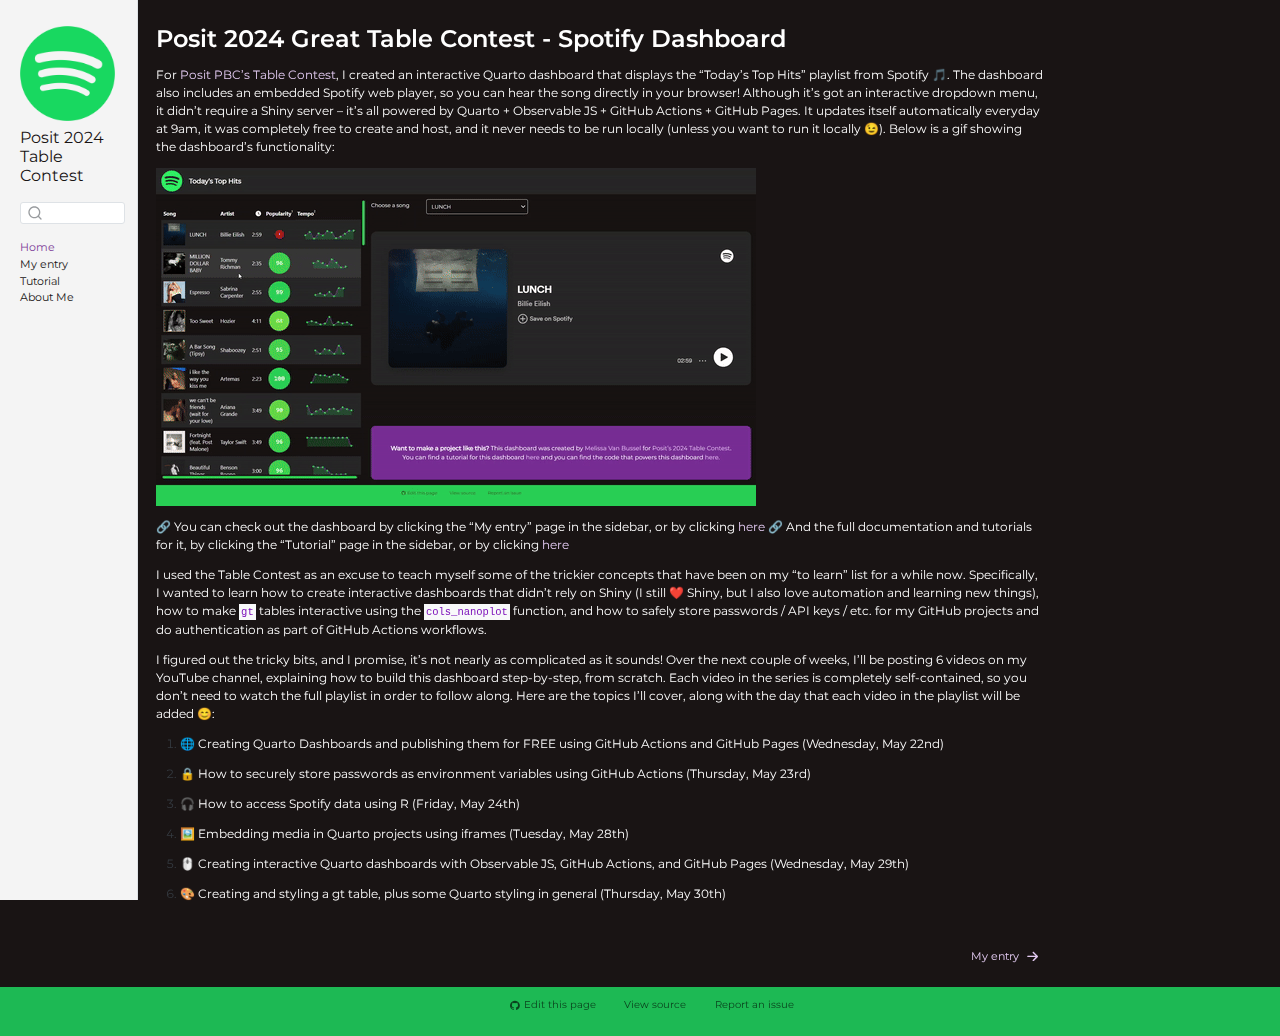
<file: index.html>
<!DOCTYPE html>
<html xmlns="http://www.w3.org/1999/xhtml" lang="en" xml:lang="en"><head>

<meta charset="utf-8">
<meta name="generator" content="quarto-1.5.57">

<meta name="viewport" content="width=device-width, initial-scale=1.0, user-scalable=yes">


<title>Posit 2024 Great Table Contest - Spotify Dashboard – Spotify Dashboard</title>
<style>
code{white-space: pre-wrap;}
span.smallcaps{font-variant: small-caps;}
div.columns{display: flex; gap: min(4vw, 1.5em);}
div.column{flex: auto; overflow-x: auto;}
div.hanging-indent{margin-left: 1.5em; text-indent: -1.5em;}
ul.task-list{list-style: none;}
ul.task-list li input[type="checkbox"] {
  width: 0.8em;
  margin: 0 0.8em 0.2em -1em; /* quarto-specific, see https://github.com/quarto-dev/quarto-cli/issues/4556 */ 
  vertical-align: middle;
}
</style>


<script src="site_libs/quarto-nav/quarto-nav.js"></script>
<script src="site_libs/quarto-nav/headroom.min.js"></script>
<script src="site_libs/clipboard/clipboard.min.js"></script>
<script src="site_libs/quarto-search/autocomplete.umd.js"></script>
<script src="site_libs/quarto-search/fuse.min.js"></script>
<script src="site_libs/quarto-search/quarto-search.js"></script>
<meta name="quarto:offset" content="./">
<link href="./dashboard.html" rel="next">
<link href="./images/logo.png" rel="icon" type="image/png">
<script src="site_libs/quarto-html/quarto.js"></script>
<script src="site_libs/quarto-html/popper.min.js"></script>
<script src="site_libs/quarto-html/tippy.umd.min.js"></script>
<script src="site_libs/quarto-html/anchor.min.js"></script>
<link href="site_libs/quarto-html/tippy.css" rel="stylesheet">
<link href="site_libs/quarto-html/quarto-syntax-highlighting.css" rel="stylesheet" id="quarto-text-highlighting-styles">
<script src="site_libs/bootstrap/bootstrap.min.js"></script>
<link href="site_libs/bootstrap/bootstrap-icons.css" rel="stylesheet">
<link href="site_libs/bootstrap/bootstrap.min.css" rel="stylesheet" id="quarto-bootstrap" data-mode="light">
<script id="quarto-search-options" type="application/json">{
  "location": "sidebar",
  "copy-button": false,
  "collapse-after": 3,
  "panel-placement": "start",
  "type": "textbox",
  "limit": 50,
  "keyboard-shortcut": [
    "f",
    "/",
    "s"
  ],
  "show-item-context": false,
  "language": {
    "search-no-results-text": "No results",
    "search-matching-documents-text": "matching documents",
    "search-copy-link-title": "Copy link to search",
    "search-hide-matches-text": "Hide additional matches",
    "search-more-match-text": "more match in this document",
    "search-more-matches-text": "more matches in this document",
    "search-clear-button-title": "Clear",
    "search-text-placeholder": "",
    "search-detached-cancel-button-title": "Cancel",
    "search-submit-button-title": "Submit",
    "search-label": "Search"
  }
}</script>


</head>

<body class="nav-sidebar docked">

<div id="quarto-search-results"></div>
  <header id="quarto-header" class="headroom fixed-top">
  <nav class="quarto-secondary-nav">
    <div class="container-fluid d-flex">
      <button type="button" class="quarto-btn-toggle btn" data-bs-toggle="collapse" role="button" data-bs-target=".quarto-sidebar-collapse-item" aria-controls="quarto-sidebar" aria-expanded="false" aria-label="Toggle sidebar navigation" onclick="if (window.quartoToggleHeadroom) { window.quartoToggleHeadroom(); }">
        <i class="bi bi-layout-text-sidebar-reverse"></i>
      </button>
        <nav class="quarto-page-breadcrumbs" aria-label="breadcrumb"><ol class="breadcrumb"><li class="breadcrumb-item"><a href="./index.html">Home</a></li></ol></nav>
        <a class="flex-grow-1" role="navigation" data-bs-toggle="collapse" data-bs-target=".quarto-sidebar-collapse-item" aria-controls="quarto-sidebar" aria-expanded="false" aria-label="Toggle sidebar navigation" onclick="if (window.quartoToggleHeadroom) { window.quartoToggleHeadroom(); }">      
        </a>
      <button type="button" class="btn quarto-search-button" aria-label="Search" onclick="window.quartoOpenSearch();">
        <i class="bi bi-search"></i>
      </button>
    </div>
  </nav>
</header>
<!-- content -->
<div id="quarto-content" class="quarto-container page-columns page-rows-contents page-layout-article">
<!-- sidebar -->
  <nav id="quarto-sidebar" class="sidebar collapse collapse-horizontal quarto-sidebar-collapse-item sidebar-navigation docked overflow-auto">
    <div class="pt-lg-2 mt-2 text-left sidebar-header sidebar-header-stacked">
      <a href="./index.html" class="sidebar-logo-link">
      <img src="./images/logo.png" alt="" class="sidebar-logo py-0 d-lg-inline d-none">
      </a>
    <div class="sidebar-title mb-0 py-0">
      <a href="./">Posit 2024 Table Contest</a> 
    </div>
      </div>
        <div class="mt-2 flex-shrink-0 align-items-center">
        <div class="sidebar-search">
        <div id="quarto-search" class="" title="Search"></div>
        </div>
        </div>
    <div class="sidebar-menu-container"> 
    <ul class="list-unstyled mt-1">
        <li class="sidebar-item">
  <div class="sidebar-item-container"> 
  <a href="./index.html" class="sidebar-item-text sidebar-link active">
 <span class="menu-text">Home</span></a>
  </div>
</li>
        <li class="sidebar-item">
  <div class="sidebar-item-container"> 
  <a href="./dashboard.html" class="sidebar-item-text sidebar-link">
 <span class="menu-text">My entry</span></a>
  </div>
</li>
        <li class="sidebar-item">
  <div class="sidebar-item-container"> 
  <a href="./tutorial.html" class="sidebar-item-text sidebar-link">
 <span class="menu-text">Tutorial</span></a>
  </div>
</li>
        <li class="sidebar-item">
  <div class="sidebar-item-container"> 
  <a href="./about.html" class="sidebar-item-text sidebar-link">
 <span class="menu-text">About Me</span></a>
  </div>
</li>
    </ul>
    </div>
</nav>
<div id="quarto-sidebar-glass" class="quarto-sidebar-collapse-item" data-bs-toggle="collapse" data-bs-target=".quarto-sidebar-collapse-item"></div>
<!-- margin-sidebar -->
    <div id="quarto-margin-sidebar" class="sidebar margin-sidebar zindex-bottom">
        
    </div>
<!-- main -->
<main class="content" id="quarto-document-content">

<header id="title-block-header" class="quarto-title-block default">
<div class="quarto-title">
<h1 class="title">Posit 2024 Great Table Contest - Spotify Dashboard</h1>
</div>



<div class="quarto-title-meta">

    
  
    
  </div>
  


</header>


<p>For <a href="https://posit.co/blog/announcing-the-2024-table-contest">Posit PBC’s Table Contest</a>, I created an interactive Quarto dashboard that displays the “Today’s Top Hits” playlist from Spotify 🎵. The dashboard also includes an embedded Spotify web player, so you can hear the song directly in your browser! Although it’s got an interactive dropdown menu, it didn’t require a Shiny server – it’s all powered by Quarto + Observable JS + GitHub Actions + GitHub Pages. It updates itself automatically everyday at 9am, it was completely free to create and host, and it never needs to be run locally (unless you want to run it locally 😉). Below is a gif showing the dashboard’s functionality:</p>
<p><img src="images/table_preview.gif" class="img-fluid"></p>
<p>🔗 You can check out the dashboard by clicking the “My entry” page in the sidebar, or by clicking <a href="https://melissavanbussel.github.io/spotify-dashboard/dashboard.html">here</a> 🔗 And the full documentation and tutorials for it, by clicking the “Tutorial” page in the sidebar, or by clicking <a href="https://melissavanbussel.github.io/spotify-dashboard/tutorial.html">here</a></p>
<p>I used the Table Contest as an excuse to teach myself some of the trickier concepts that have been on my “to learn” list for a while now. Specifically, I wanted to learn how to create interactive dashboards that didn’t rely on Shiny (I still ❤️ Shiny, but I also love automation and learning new things), how to make <code>gt</code> tables interactive using the <code>cols_nanoplot</code> function, and how to safely store passwords / API keys / etc. for my GitHub projects and do authentication as part of GitHub Actions workflows.</p>
<p>I figured out the tricky bits, and I promise, it’s not nearly as complicated as it sounds! Over the next couple of weeks, I’ll be posting 6 videos on my YouTube channel, explaining how to build this dashboard step-by-step, from scratch. Each video in the series is completely self-contained, so you don’t need to watch the full playlist in order to follow along. Here are the topics I’ll cover, along with the day that each video in the playlist will be added 😊:</p>
<ol type="1">
<li><p>🌐 Creating Quarto Dashboards and publishing them for FREE using GitHub Actions and GitHub Pages (Wednesday, May 22nd)</p></li>
<li><p>🔒 How to securely store passwords as environment variables using GitHub Actions (Thursday, May 23rd)</p></li>
<li><p>🎧 How to access Spotify data using R (Friday, May 24th)</p></li>
<li><p>🖼️ Embedding media in Quarto projects using iframes (Tuesday, May 28th)</p></li>
<li><p>🖱️ Creating interactive Quarto dashboards with Observable JS, GitHub Actions, and GitHub Pages (Wednesday, May 29th)</p></li>
<li><p>🎨 Creating and styling a gt table, plus some Quarto styling in general (Thursday, May 30th)</p></li>
</ol>



</main> <!-- /main -->
<script id="quarto-html-after-body" type="application/javascript">
window.document.addEventListener("DOMContentLoaded", function (event) {
  const toggleBodyColorMode = (bsSheetEl) => {
    const mode = bsSheetEl.getAttribute("data-mode");
    const bodyEl = window.document.querySelector("body");
    if (mode === "dark") {
      bodyEl.classList.add("quarto-dark");
      bodyEl.classList.remove("quarto-light");
    } else {
      bodyEl.classList.add("quarto-light");
      bodyEl.classList.remove("quarto-dark");
    }
  }
  const toggleBodyColorPrimary = () => {
    const bsSheetEl = window.document.querySelector("link#quarto-bootstrap");
    if (bsSheetEl) {
      toggleBodyColorMode(bsSheetEl);
    }
  }
  toggleBodyColorPrimary();  
  const icon = "";
  const anchorJS = new window.AnchorJS();
  anchorJS.options = {
    placement: 'right',
    icon: icon
  };
  anchorJS.add('.anchored');
  const isCodeAnnotation = (el) => {
    for (const clz of el.classList) {
      if (clz.startsWith('code-annotation-')) {                     
        return true;
      }
    }
    return false;
  }
  const onCopySuccess = function(e) {
    // button target
    const button = e.trigger;
    // don't keep focus
    button.blur();
    // flash "checked"
    button.classList.add('code-copy-button-checked');
    var currentTitle = button.getAttribute("title");
    button.setAttribute("title", "Copied!");
    let tooltip;
    if (window.bootstrap) {
      button.setAttribute("data-bs-toggle", "tooltip");
      button.setAttribute("data-bs-placement", "left");
      button.setAttribute("data-bs-title", "Copied!");
      tooltip = new bootstrap.Tooltip(button, 
        { trigger: "manual", 
          customClass: "code-copy-button-tooltip",
          offset: [0, -8]});
      tooltip.show();    
    }
    setTimeout(function() {
      if (tooltip) {
        tooltip.hide();
        button.removeAttribute("data-bs-title");
        button.removeAttribute("data-bs-toggle");
        button.removeAttribute("data-bs-placement");
      }
      button.setAttribute("title", currentTitle);
      button.classList.remove('code-copy-button-checked');
    }, 1000);
    // clear code selection
    e.clearSelection();
  }
  const getTextToCopy = function(trigger) {
      const codeEl = trigger.previousElementSibling.cloneNode(true);
      for (const childEl of codeEl.children) {
        if (isCodeAnnotation(childEl)) {
          childEl.remove();
        }
      }
      return codeEl.innerText;
  }
  const clipboard = new window.ClipboardJS('.code-copy-button:not([data-in-quarto-modal])', {
    text: getTextToCopy
  });
  clipboard.on('success', onCopySuccess);
  if (window.document.getElementById('quarto-embedded-source-code-modal')) {
    // For code content inside modals, clipBoardJS needs to be initialized with a container option
    // TODO: Check when it could be a function (https://github.com/zenorocha/clipboard.js/issues/860)
    const clipboardModal = new window.ClipboardJS('.code-copy-button[data-in-quarto-modal]', {
      text: getTextToCopy,
      container: window.document.getElementById('quarto-embedded-source-code-modal')
    });
    clipboardModal.on('success', onCopySuccess);
  }
    var localhostRegex = new RegExp(/^(?:http|https):\/\/localhost\:?[0-9]*\//);
    var mailtoRegex = new RegExp(/^mailto:/);
      var filterRegex = new RegExp("https:\/\/melissavanbussel\.github\.io\/spotify-dashboard");
    var isInternal = (href) => {
        return filterRegex.test(href) || localhostRegex.test(href) || mailtoRegex.test(href);
    }
    // Inspect non-navigation links and adorn them if external
 	var links = window.document.querySelectorAll('a[href]:not(.nav-link):not(.navbar-brand):not(.toc-action):not(.sidebar-link):not(.sidebar-item-toggle):not(.pagination-link):not(.no-external):not([aria-hidden]):not(.dropdown-item):not(.quarto-navigation-tool):not(.about-link)');
    for (var i=0; i<links.length; i++) {
      const link = links[i];
      if (!isInternal(link.href)) {
        // undo the damage that might have been done by quarto-nav.js in the case of
        // links that we want to consider external
        if (link.dataset.originalHref !== undefined) {
          link.href = link.dataset.originalHref;
        }
      }
    }
  function tippyHover(el, contentFn, onTriggerFn, onUntriggerFn) {
    const config = {
      allowHTML: true,
      maxWidth: 500,
      delay: 100,
      arrow: false,
      appendTo: function(el) {
          return el.parentElement;
      },
      interactive: true,
      interactiveBorder: 10,
      theme: 'quarto',
      placement: 'bottom-start',
    };
    if (contentFn) {
      config.content = contentFn;
    }
    if (onTriggerFn) {
      config.onTrigger = onTriggerFn;
    }
    if (onUntriggerFn) {
      config.onUntrigger = onUntriggerFn;
    }
    window.tippy(el, config); 
  }
  const noterefs = window.document.querySelectorAll('a[role="doc-noteref"]');
  for (var i=0; i<noterefs.length; i++) {
    const ref = noterefs[i];
    tippyHover(ref, function() {
      // use id or data attribute instead here
      let href = ref.getAttribute('data-footnote-href') || ref.getAttribute('href');
      try { href = new URL(href).hash; } catch {}
      const id = href.replace(/^#\/?/, "");
      const note = window.document.getElementById(id);
      if (note) {
        return note.innerHTML;
      } else {
        return "";
      }
    });
  }
  const xrefs = window.document.querySelectorAll('a.quarto-xref');
  const processXRef = (id, note) => {
    // Strip column container classes
    const stripColumnClz = (el) => {
      el.classList.remove("page-full", "page-columns");
      if (el.children) {
        for (const child of el.children) {
          stripColumnClz(child);
        }
      }
    }
    stripColumnClz(note)
    if (id === null || id.startsWith('sec-')) {
      // Special case sections, only their first couple elements
      const container = document.createElement("div");
      if (note.children && note.children.length > 2) {
        container.appendChild(note.children[0].cloneNode(true));
        for (let i = 1; i < note.children.length; i++) {
          const child = note.children[i];
          if (child.tagName === "P" && child.innerText === "") {
            continue;
          } else {
            container.appendChild(child.cloneNode(true));
            break;
          }
        }
        if (window.Quarto?.typesetMath) {
          window.Quarto.typesetMath(container);
        }
        return container.innerHTML
      } else {
        if (window.Quarto?.typesetMath) {
          window.Quarto.typesetMath(note);
        }
        return note.innerHTML;
      }
    } else {
      // Remove any anchor links if they are present
      const anchorLink = note.querySelector('a.anchorjs-link');
      if (anchorLink) {
        anchorLink.remove();
      }
      if (window.Quarto?.typesetMath) {
        window.Quarto.typesetMath(note);
      }
      // TODO in 1.5, we should make sure this works without a callout special case
      if (note.classList.contains("callout")) {
        return note.outerHTML;
      } else {
        return note.innerHTML;
      }
    }
  }
  for (var i=0; i<xrefs.length; i++) {
    const xref = xrefs[i];
    tippyHover(xref, undefined, function(instance) {
      instance.disable();
      let url = xref.getAttribute('href');
      let hash = undefined; 
      if (url.startsWith('#')) {
        hash = url;
      } else {
        try { hash = new URL(url).hash; } catch {}
      }
      if (hash) {
        const id = hash.replace(/^#\/?/, "");
        const note = window.document.getElementById(id);
        if (note !== null) {
          try {
            const html = processXRef(id, note.cloneNode(true));
            instance.setContent(html);
          } finally {
            instance.enable();
            instance.show();
          }
        } else {
          // See if we can fetch this
          fetch(url.split('#')[0])
          .then(res => res.text())
          .then(html => {
            const parser = new DOMParser();
            const htmlDoc = parser.parseFromString(html, "text/html");
            const note = htmlDoc.getElementById(id);
            if (note !== null) {
              const html = processXRef(id, note);
              instance.setContent(html);
            } 
          }).finally(() => {
            instance.enable();
            instance.show();
          });
        }
      } else {
        // See if we can fetch a full url (with no hash to target)
        // This is a special case and we should probably do some content thinning / targeting
        fetch(url)
        .then(res => res.text())
        .then(html => {
          const parser = new DOMParser();
          const htmlDoc = parser.parseFromString(html, "text/html");
          const note = htmlDoc.querySelector('main.content');
          if (note !== null) {
            // This should only happen for chapter cross references
            // (since there is no id in the URL)
            // remove the first header
            if (note.children.length > 0 && note.children[0].tagName === "HEADER") {
              note.children[0].remove();
            }
            const html = processXRef(null, note);
            instance.setContent(html);
          } 
        }).finally(() => {
          instance.enable();
          instance.show();
        });
      }
    }, function(instance) {
    });
  }
      let selectedAnnoteEl;
      const selectorForAnnotation = ( cell, annotation) => {
        let cellAttr = 'data-code-cell="' + cell + '"';
        let lineAttr = 'data-code-annotation="' +  annotation + '"';
        const selector = 'span[' + cellAttr + '][' + lineAttr + ']';
        return selector;
      }
      const selectCodeLines = (annoteEl) => {
        const doc = window.document;
        const targetCell = annoteEl.getAttribute("data-target-cell");
        const targetAnnotation = annoteEl.getAttribute("data-target-annotation");
        const annoteSpan = window.document.querySelector(selectorForAnnotation(targetCell, targetAnnotation));
        const lines = annoteSpan.getAttribute("data-code-lines").split(",");
        const lineIds = lines.map((line) => {
          return targetCell + "-" + line;
        })
        let top = null;
        let height = null;
        let parent = null;
        if (lineIds.length > 0) {
            //compute the position of the single el (top and bottom and make a div)
            const el = window.document.getElementById(lineIds[0]);
            top = el.offsetTop;
            height = el.offsetHeight;
            parent = el.parentElement.parentElement;
          if (lineIds.length > 1) {
            const lastEl = window.document.getElementById(lineIds[lineIds.length - 1]);
            const bottom = lastEl.offsetTop + lastEl.offsetHeight;
            height = bottom - top;
          }
          if (top !== null && height !== null && parent !== null) {
            // cook up a div (if necessary) and position it 
            let div = window.document.getElementById("code-annotation-line-highlight");
            if (div === null) {
              div = window.document.createElement("div");
              div.setAttribute("id", "code-annotation-line-highlight");
              div.style.position = 'absolute';
              parent.appendChild(div);
            }
            div.style.top = top - 2 + "px";
            div.style.height = height + 4 + "px";
            div.style.left = 0;
            let gutterDiv = window.document.getElementById("code-annotation-line-highlight-gutter");
            if (gutterDiv === null) {
              gutterDiv = window.document.createElement("div");
              gutterDiv.setAttribute("id", "code-annotation-line-highlight-gutter");
              gutterDiv.style.position = 'absolute';
              const codeCell = window.document.getElementById(targetCell);
              const gutter = codeCell.querySelector('.code-annotation-gutter');
              gutter.appendChild(gutterDiv);
            }
            gutterDiv.style.top = top - 2 + "px";
            gutterDiv.style.height = height + 4 + "px";
          }
          selectedAnnoteEl = annoteEl;
        }
      };
      const unselectCodeLines = () => {
        const elementsIds = ["code-annotation-line-highlight", "code-annotation-line-highlight-gutter"];
        elementsIds.forEach((elId) => {
          const div = window.document.getElementById(elId);
          if (div) {
            div.remove();
          }
        });
        selectedAnnoteEl = undefined;
      };
        // Handle positioning of the toggle
    window.addEventListener(
      "resize",
      throttle(() => {
        elRect = undefined;
        if (selectedAnnoteEl) {
          selectCodeLines(selectedAnnoteEl);
        }
      }, 10)
    );
    function throttle(fn, ms) {
    let throttle = false;
    let timer;
      return (...args) => {
        if(!throttle) { // first call gets through
            fn.apply(this, args);
            throttle = true;
        } else { // all the others get throttled
            if(timer) clearTimeout(timer); // cancel #2
            timer = setTimeout(() => {
              fn.apply(this, args);
              timer = throttle = false;
            }, ms);
        }
      };
    }
      // Attach click handler to the DT
      const annoteDls = window.document.querySelectorAll('dt[data-target-cell]');
      for (const annoteDlNode of annoteDls) {
        annoteDlNode.addEventListener('click', (event) => {
          const clickedEl = event.target;
          if (clickedEl !== selectedAnnoteEl) {
            unselectCodeLines();
            const activeEl = window.document.querySelector('dt[data-target-cell].code-annotation-active');
            if (activeEl) {
              activeEl.classList.remove('code-annotation-active');
            }
            selectCodeLines(clickedEl);
            clickedEl.classList.add('code-annotation-active');
          } else {
            // Unselect the line
            unselectCodeLines();
            clickedEl.classList.remove('code-annotation-active');
          }
        });
      }
  const findCites = (el) => {
    const parentEl = el.parentElement;
    if (parentEl) {
      const cites = parentEl.dataset.cites;
      if (cites) {
        return {
          el,
          cites: cites.split(' ')
        };
      } else {
        return findCites(el.parentElement)
      }
    } else {
      return undefined;
    }
  };
  var bibliorefs = window.document.querySelectorAll('a[role="doc-biblioref"]');
  for (var i=0; i<bibliorefs.length; i++) {
    const ref = bibliorefs[i];
    const citeInfo = findCites(ref);
    if (citeInfo) {
      tippyHover(citeInfo.el, function() {
        var popup = window.document.createElement('div');
        citeInfo.cites.forEach(function(cite) {
          var citeDiv = window.document.createElement('div');
          citeDiv.classList.add('hanging-indent');
          citeDiv.classList.add('csl-entry');
          var biblioDiv = window.document.getElementById('ref-' + cite);
          if (biblioDiv) {
            citeDiv.innerHTML = biblioDiv.innerHTML;
          }
          popup.appendChild(citeDiv);
        });
        return popup.innerHTML;
      });
    }
  }
});
</script>
<nav class="page-navigation">
  <div class="nav-page nav-page-previous">
  </div>
  <div class="nav-page nav-page-next">
      <a href="./dashboard.html" class="pagination-link" aria-label="My entry">
        <span class="nav-page-text">My entry</span> <i class="bi bi-arrow-right-short"></i>
      </a>
  </div>
</nav>
</div> <!-- /content -->




<footer class="footer"><div class="nav-footer"><div class="nav-footer-center"><div class="toc-actions"><ul><li><a href="https://github.com/melissavanbussel/spotify-dashboard/edit/main/index.qmd" class="toc-action"><i class="bi bi-github"></i>Edit this page</a></li><li><a href="https://github.com/melissavanbussel/spotify-dashboard/blob/main/index.qmd" class="toc-action"><i class="bi empty"></i>View source</a></li><li><a href="https://github.com/melissavanbussel/spotify-dashboard/issues/new" class="toc-action"><i class="bi empty"></i>Report an issue</a></li></ul></div></div></div></footer></body></html>
</file>
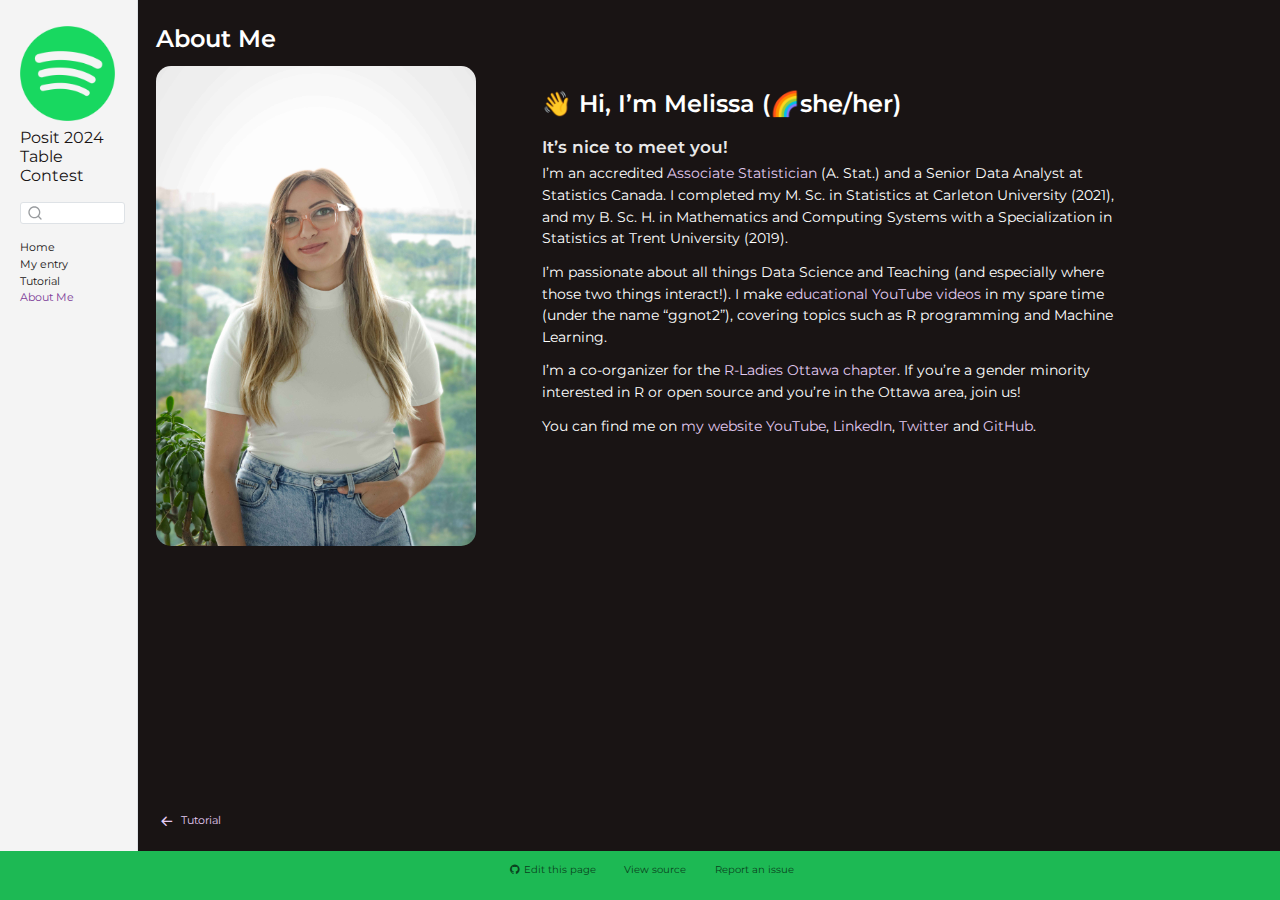
<file: about.html>
<!DOCTYPE html>
<html xmlns="http://www.w3.org/1999/xhtml" lang="en" xml:lang="en"><head>

<meta charset="utf-8">
<meta name="generator" content="quarto-1.5.57">

<meta name="viewport" content="width=device-width, initial-scale=1.0, user-scalable=yes">


<title>About Me – Spotify Dashboard</title>
<style>
code{white-space: pre-wrap;}
span.smallcaps{font-variant: small-caps;}
div.columns{display: flex; gap: min(4vw, 1.5em);}
div.column{flex: auto; overflow-x: auto;}
div.hanging-indent{margin-left: 1.5em; text-indent: -1.5em;}
ul.task-list{list-style: none;}
ul.task-list li input[type="checkbox"] {
  width: 0.8em;
  margin: 0 0.8em 0.2em -1em; /* quarto-specific, see https://github.com/quarto-dev/quarto-cli/issues/4556 */ 
  vertical-align: middle;
}
</style>


<script src="site_libs/quarto-nav/quarto-nav.js"></script>
<script src="site_libs/quarto-nav/headroom.min.js"></script>
<script src="site_libs/clipboard/clipboard.min.js"></script>
<script src="site_libs/quarto-search/autocomplete.umd.js"></script>
<script src="site_libs/quarto-search/fuse.min.js"></script>
<script src="site_libs/quarto-search/quarto-search.js"></script>
<meta name="quarto:offset" content="./">
<link href="./tutorial.html" rel="prev">
<link href="./images/logo.png" rel="icon" type="image/png">
<script src="site_libs/quarto-html/quarto.js"></script>
<script src="site_libs/quarto-html/popper.min.js"></script>
<script src="site_libs/quarto-html/tippy.umd.min.js"></script>
<script src="site_libs/quarto-html/anchor.min.js"></script>
<link href="site_libs/quarto-html/tippy.css" rel="stylesheet">
<link href="site_libs/quarto-html/quarto-syntax-highlighting.css" rel="stylesheet" id="quarto-text-highlighting-styles">
<script src="site_libs/bootstrap/bootstrap.min.js"></script>
<link href="site_libs/bootstrap/bootstrap-icons.css" rel="stylesheet">
<link href="site_libs/bootstrap/bootstrap.min.css" rel="stylesheet" id="quarto-bootstrap" data-mode="light">
<script id="quarto-search-options" type="application/json">{
  "location": "sidebar",
  "copy-button": false,
  "collapse-after": 3,
  "panel-placement": "start",
  "type": "textbox",
  "limit": 50,
  "keyboard-shortcut": [
    "f",
    "/",
    "s"
  ],
  "show-item-context": false,
  "language": {
    "search-no-results-text": "No results",
    "search-matching-documents-text": "matching documents",
    "search-copy-link-title": "Copy link to search",
    "search-hide-matches-text": "Hide additional matches",
    "search-more-match-text": "more match in this document",
    "search-more-matches-text": "more matches in this document",
    "search-clear-button-title": "Clear",
    "search-text-placeholder": "",
    "search-detached-cancel-button-title": "Cancel",
    "search-submit-button-title": "Submit",
    "search-label": "Search"
  }
}</script>


</head>

<body class="nav-sidebar docked fullcontent">

<div id="quarto-search-results"></div>
  <header id="quarto-header" class="headroom fixed-top">
  <nav class="quarto-secondary-nav">
    <div class="container-fluid d-flex">
      <button type="button" class="quarto-btn-toggle btn" data-bs-toggle="collapse" role="button" data-bs-target=".quarto-sidebar-collapse-item" aria-controls="quarto-sidebar" aria-expanded="false" aria-label="Toggle sidebar navigation" onclick="if (window.quartoToggleHeadroom) { window.quartoToggleHeadroom(); }">
        <i class="bi bi-layout-text-sidebar-reverse"></i>
      </button>
        <nav class="quarto-page-breadcrumbs" aria-label="breadcrumb"><ol class="breadcrumb"><li class="breadcrumb-item"><a href="./about.html">About Me</a></li></ol></nav>
        <a class="flex-grow-1" role="navigation" data-bs-toggle="collapse" data-bs-target=".quarto-sidebar-collapse-item" aria-controls="quarto-sidebar" aria-expanded="false" aria-label="Toggle sidebar navigation" onclick="if (window.quartoToggleHeadroom) { window.quartoToggleHeadroom(); }">      
        </a>
      <button type="button" class="btn quarto-search-button" aria-label="Search" onclick="window.quartoOpenSearch();">
        <i class="bi bi-search"></i>
      </button>
    </div>
  </nav>
</header>
<!-- content -->
<div id="quarto-content" class="quarto-container page-columns page-rows-contents page-layout-article">
<!-- sidebar -->
  <nav id="quarto-sidebar" class="sidebar collapse collapse-horizontal quarto-sidebar-collapse-item sidebar-navigation docked overflow-auto">
    <div class="pt-lg-2 mt-2 text-left sidebar-header sidebar-header-stacked">
      <a href="./index.html" class="sidebar-logo-link">
      <img src="./images/logo.png" alt="" class="sidebar-logo py-0 d-lg-inline d-none">
      </a>
    <div class="sidebar-title mb-0 py-0">
      <a href="./">Posit 2024 Table Contest</a> 
    </div>
      </div>
        <div class="mt-2 flex-shrink-0 align-items-center">
        <div class="sidebar-search">
        <div id="quarto-search" class="" title="Search"></div>
        </div>
        </div>
    <div class="sidebar-menu-container"> 
    <ul class="list-unstyled mt-1">
        <li class="sidebar-item">
  <div class="sidebar-item-container"> 
  <a href="./index.html" class="sidebar-item-text sidebar-link">
 <span class="menu-text">Home</span></a>
  </div>
</li>
        <li class="sidebar-item">
  <div class="sidebar-item-container"> 
  <a href="./dashboard.html" class="sidebar-item-text sidebar-link">
 <span class="menu-text">My entry</span></a>
  </div>
</li>
        <li class="sidebar-item">
  <div class="sidebar-item-container"> 
  <a href="./tutorial.html" class="sidebar-item-text sidebar-link">
 <span class="menu-text">Tutorial</span></a>
  </div>
</li>
        <li class="sidebar-item">
  <div class="sidebar-item-container"> 
  <a href="./about.html" class="sidebar-item-text sidebar-link active">
 <span class="menu-text">About Me</span></a>
  </div>
</li>
    </ul>
    </div>
</nav>
<div id="quarto-sidebar-glass" class="quarto-sidebar-collapse-item" data-bs-toggle="collapse" data-bs-target=".quarto-sidebar-collapse-item"></div>
<!-- margin-sidebar -->
    
<!-- main -->
<main class="content" id="quarto-document-content">

<header id="title-block-header" class="quarto-title-block default">
<div class="quarto-title">
<h1 class="title">About Me</h1>
</div>



<div class="quarto-title-meta">

    
  
    
  </div>
  


</header>


<div class="columns">
<div class="column" style="width:35%;">
<p><img src="images/Melissa_Van_Bussel.jpg" style="width: 25vw; border-radius: 15px; transition: transform 0.3s ease;" onmouseover="this.style.transform='scale(1.02)'" onmouseout="this.style.transform='scale(1)'"></p>
</div><div class="column" style="width:5%;">

</div><div class="column" style="width:60%;">
<p><big></big></p><big>
</big><section id="hi-im-melissa-sheher" class="level1"><big>
<h1>👋 Hi, I’m Melissa (🌈she/her)</h1>
</big><section id="its-nice-to-meet-you" class="level3"><big>
<h3 class="anchored" data-anchor-id="its-nice-to-meet-you">It’s nice to meet you!</h3>
<p>I’m an accredited <a href="https://ssc.ca/en/accreditation">Associate Statistician</a> (A. Stat.) and a Senior Data Analyst at Statistics Canada. I completed my M. Sc. in Statistics at Carleton University (2021), and my B. Sc. H. in Mathematics and Computing Systems with a Specialization in Statistics at Trent University (2019).</p>
<p>I’m passionate about all things Data Science and Teaching (and especially where those two things interact!). I make <a href="https://www.youtube.com/c/ggnot2">educational YouTube videos</a> in my spare time (under the name “ggnot2”), covering topics such as R programming and Machine Learning.</p>
<p>I’m a co-organizer for the <a href="https://www.meetup.com/rladies-ottawa/">R-Ladies Ottawa chapter</a>. If you’re a gender minority interested in R or open source and you’re in the Ottawa area, join us!</p>
<p>You can find me on <a href="https://www.melissavanbussel.com/">my website</a> <a href="https://www.youtube.com/c/ggnot2">YouTube</a>, <a href="https://www.linkedin.com/in/melissavanbussel/">LinkedIn</a>, <a href="https://x.com/melvanbussel">Twitter</a> and <a href="https://github.com/melissavanbussel">GitHub</a>.</p>
</big><p><big></big></p>
</section>
</section>
</div>
</div>



</main> <!-- /main -->
<script id="quarto-html-after-body" type="application/javascript">
window.document.addEventListener("DOMContentLoaded", function (event) {
  const toggleBodyColorMode = (bsSheetEl) => {
    const mode = bsSheetEl.getAttribute("data-mode");
    const bodyEl = window.document.querySelector("body");
    if (mode === "dark") {
      bodyEl.classList.add("quarto-dark");
      bodyEl.classList.remove("quarto-light");
    } else {
      bodyEl.classList.add("quarto-light");
      bodyEl.classList.remove("quarto-dark");
    }
  }
  const toggleBodyColorPrimary = () => {
    const bsSheetEl = window.document.querySelector("link#quarto-bootstrap");
    if (bsSheetEl) {
      toggleBodyColorMode(bsSheetEl);
    }
  }
  toggleBodyColorPrimary();  
  const icon = "";
  const anchorJS = new window.AnchorJS();
  anchorJS.options = {
    placement: 'right',
    icon: icon
  };
  anchorJS.add('.anchored');
  const isCodeAnnotation = (el) => {
    for (const clz of el.classList) {
      if (clz.startsWith('code-annotation-')) {                     
        return true;
      }
    }
    return false;
  }
  const onCopySuccess = function(e) {
    // button target
    const button = e.trigger;
    // don't keep focus
    button.blur();
    // flash "checked"
    button.classList.add('code-copy-button-checked');
    var currentTitle = button.getAttribute("title");
    button.setAttribute("title", "Copied!");
    let tooltip;
    if (window.bootstrap) {
      button.setAttribute("data-bs-toggle", "tooltip");
      button.setAttribute("data-bs-placement", "left");
      button.setAttribute("data-bs-title", "Copied!");
      tooltip = new bootstrap.Tooltip(button, 
        { trigger: "manual", 
          customClass: "code-copy-button-tooltip",
          offset: [0, -8]});
      tooltip.show();    
    }
    setTimeout(function() {
      if (tooltip) {
        tooltip.hide();
        button.removeAttribute("data-bs-title");
        button.removeAttribute("data-bs-toggle");
        button.removeAttribute("data-bs-placement");
      }
      button.setAttribute("title", currentTitle);
      button.classList.remove('code-copy-button-checked');
    }, 1000);
    // clear code selection
    e.clearSelection();
  }
  const getTextToCopy = function(trigger) {
      const codeEl = trigger.previousElementSibling.cloneNode(true);
      for (const childEl of codeEl.children) {
        if (isCodeAnnotation(childEl)) {
          childEl.remove();
        }
      }
      return codeEl.innerText;
  }
  const clipboard = new window.ClipboardJS('.code-copy-button:not([data-in-quarto-modal])', {
    text: getTextToCopy
  });
  clipboard.on('success', onCopySuccess);
  if (window.document.getElementById('quarto-embedded-source-code-modal')) {
    // For code content inside modals, clipBoardJS needs to be initialized with a container option
    // TODO: Check when it could be a function (https://github.com/zenorocha/clipboard.js/issues/860)
    const clipboardModal = new window.ClipboardJS('.code-copy-button[data-in-quarto-modal]', {
      text: getTextToCopy,
      container: window.document.getElementById('quarto-embedded-source-code-modal')
    });
    clipboardModal.on('success', onCopySuccess);
  }
    var localhostRegex = new RegExp(/^(?:http|https):\/\/localhost\:?[0-9]*\//);
    var mailtoRegex = new RegExp(/^mailto:/);
      var filterRegex = new RegExp("https:\/\/melissavanbussel\.github\.io\/spotify-dashboard");
    var isInternal = (href) => {
        return filterRegex.test(href) || localhostRegex.test(href) || mailtoRegex.test(href);
    }
    // Inspect non-navigation links and adorn them if external
 	var links = window.document.querySelectorAll('a[href]:not(.nav-link):not(.navbar-brand):not(.toc-action):not(.sidebar-link):not(.sidebar-item-toggle):not(.pagination-link):not(.no-external):not([aria-hidden]):not(.dropdown-item):not(.quarto-navigation-tool):not(.about-link)');
    for (var i=0; i<links.length; i++) {
      const link = links[i];
      if (!isInternal(link.href)) {
        // undo the damage that might have been done by quarto-nav.js in the case of
        // links that we want to consider external
        if (link.dataset.originalHref !== undefined) {
          link.href = link.dataset.originalHref;
        }
      }
    }
  function tippyHover(el, contentFn, onTriggerFn, onUntriggerFn) {
    const config = {
      allowHTML: true,
      maxWidth: 500,
      delay: 100,
      arrow: false,
      appendTo: function(el) {
          return el.parentElement;
      },
      interactive: true,
      interactiveBorder: 10,
      theme: 'quarto',
      placement: 'bottom-start',
    };
    if (contentFn) {
      config.content = contentFn;
    }
    if (onTriggerFn) {
      config.onTrigger = onTriggerFn;
    }
    if (onUntriggerFn) {
      config.onUntrigger = onUntriggerFn;
    }
    window.tippy(el, config); 
  }
  const noterefs = window.document.querySelectorAll('a[role="doc-noteref"]');
  for (var i=0; i<noterefs.length; i++) {
    const ref = noterefs[i];
    tippyHover(ref, function() {
      // use id or data attribute instead here
      let href = ref.getAttribute('data-footnote-href') || ref.getAttribute('href');
      try { href = new URL(href).hash; } catch {}
      const id = href.replace(/^#\/?/, "");
      const note = window.document.getElementById(id);
      if (note) {
        return note.innerHTML;
      } else {
        return "";
      }
    });
  }
  const xrefs = window.document.querySelectorAll('a.quarto-xref');
  const processXRef = (id, note) => {
    // Strip column container classes
    const stripColumnClz = (el) => {
      el.classList.remove("page-full", "page-columns");
      if (el.children) {
        for (const child of el.children) {
          stripColumnClz(child);
        }
      }
    }
    stripColumnClz(note)
    if (id === null || id.startsWith('sec-')) {
      // Special case sections, only their first couple elements
      const container = document.createElement("div");
      if (note.children && note.children.length > 2) {
        container.appendChild(note.children[0].cloneNode(true));
        for (let i = 1; i < note.children.length; i++) {
          const child = note.children[i];
          if (child.tagName === "P" && child.innerText === "") {
            continue;
          } else {
            container.appendChild(child.cloneNode(true));
            break;
          }
        }
        if (window.Quarto?.typesetMath) {
          window.Quarto.typesetMath(container);
        }
        return container.innerHTML
      } else {
        if (window.Quarto?.typesetMath) {
          window.Quarto.typesetMath(note);
        }
        return note.innerHTML;
      }
    } else {
      // Remove any anchor links if they are present
      const anchorLink = note.querySelector('a.anchorjs-link');
      if (anchorLink) {
        anchorLink.remove();
      }
      if (window.Quarto?.typesetMath) {
        window.Quarto.typesetMath(note);
      }
      // TODO in 1.5, we should make sure this works without a callout special case
      if (note.classList.contains("callout")) {
        return note.outerHTML;
      } else {
        return note.innerHTML;
      }
    }
  }
  for (var i=0; i<xrefs.length; i++) {
    const xref = xrefs[i];
    tippyHover(xref, undefined, function(instance) {
      instance.disable();
      let url = xref.getAttribute('href');
      let hash = undefined; 
      if (url.startsWith('#')) {
        hash = url;
      } else {
        try { hash = new URL(url).hash; } catch {}
      }
      if (hash) {
        const id = hash.replace(/^#\/?/, "");
        const note = window.document.getElementById(id);
        if (note !== null) {
          try {
            const html = processXRef(id, note.cloneNode(true));
            instance.setContent(html);
          } finally {
            instance.enable();
            instance.show();
          }
        } else {
          // See if we can fetch this
          fetch(url.split('#')[0])
          .then(res => res.text())
          .then(html => {
            const parser = new DOMParser();
            const htmlDoc = parser.parseFromString(html, "text/html");
            const note = htmlDoc.getElementById(id);
            if (note !== null) {
              const html = processXRef(id, note);
              instance.setContent(html);
            } 
          }).finally(() => {
            instance.enable();
            instance.show();
          });
        }
      } else {
        // See if we can fetch a full url (with no hash to target)
        // This is a special case and we should probably do some content thinning / targeting
        fetch(url)
        .then(res => res.text())
        .then(html => {
          const parser = new DOMParser();
          const htmlDoc = parser.parseFromString(html, "text/html");
          const note = htmlDoc.querySelector('main.content');
          if (note !== null) {
            // This should only happen for chapter cross references
            // (since there is no id in the URL)
            // remove the first header
            if (note.children.length > 0 && note.children[0].tagName === "HEADER") {
              note.children[0].remove();
            }
            const html = processXRef(null, note);
            instance.setContent(html);
          } 
        }).finally(() => {
          instance.enable();
          instance.show();
        });
      }
    }, function(instance) {
    });
  }
      let selectedAnnoteEl;
      const selectorForAnnotation = ( cell, annotation) => {
        let cellAttr = 'data-code-cell="' + cell + '"';
        let lineAttr = 'data-code-annotation="' +  annotation + '"';
        const selector = 'span[' + cellAttr + '][' + lineAttr + ']';
        return selector;
      }
      const selectCodeLines = (annoteEl) => {
        const doc = window.document;
        const targetCell = annoteEl.getAttribute("data-target-cell");
        const targetAnnotation = annoteEl.getAttribute("data-target-annotation");
        const annoteSpan = window.document.querySelector(selectorForAnnotation(targetCell, targetAnnotation));
        const lines = annoteSpan.getAttribute("data-code-lines").split(",");
        const lineIds = lines.map((line) => {
          return targetCell + "-" + line;
        })
        let top = null;
        let height = null;
        let parent = null;
        if (lineIds.length > 0) {
            //compute the position of the single el (top and bottom and make a div)
            const el = window.document.getElementById(lineIds[0]);
            top = el.offsetTop;
            height = el.offsetHeight;
            parent = el.parentElement.parentElement;
          if (lineIds.length > 1) {
            const lastEl = window.document.getElementById(lineIds[lineIds.length - 1]);
            const bottom = lastEl.offsetTop + lastEl.offsetHeight;
            height = bottom - top;
          }
          if (top !== null && height !== null && parent !== null) {
            // cook up a div (if necessary) and position it 
            let div = window.document.getElementById("code-annotation-line-highlight");
            if (div === null) {
              div = window.document.createElement("div");
              div.setAttribute("id", "code-annotation-line-highlight");
              div.style.position = 'absolute';
              parent.appendChild(div);
            }
            div.style.top = top - 2 + "px";
            div.style.height = height + 4 + "px";
            div.style.left = 0;
            let gutterDiv = window.document.getElementById("code-annotation-line-highlight-gutter");
            if (gutterDiv === null) {
              gutterDiv = window.document.createElement("div");
              gutterDiv.setAttribute("id", "code-annotation-line-highlight-gutter");
              gutterDiv.style.position = 'absolute';
              const codeCell = window.document.getElementById(targetCell);
              const gutter = codeCell.querySelector('.code-annotation-gutter');
              gutter.appendChild(gutterDiv);
            }
            gutterDiv.style.top = top - 2 + "px";
            gutterDiv.style.height = height + 4 + "px";
          }
          selectedAnnoteEl = annoteEl;
        }
      };
      const unselectCodeLines = () => {
        const elementsIds = ["code-annotation-line-highlight", "code-annotation-line-highlight-gutter"];
        elementsIds.forEach((elId) => {
          const div = window.document.getElementById(elId);
          if (div) {
            div.remove();
          }
        });
        selectedAnnoteEl = undefined;
      };
        // Handle positioning of the toggle
    window.addEventListener(
      "resize",
      throttle(() => {
        elRect = undefined;
        if (selectedAnnoteEl) {
          selectCodeLines(selectedAnnoteEl);
        }
      }, 10)
    );
    function throttle(fn, ms) {
    let throttle = false;
    let timer;
      return (...args) => {
        if(!throttle) { // first call gets through
            fn.apply(this, args);
            throttle = true;
        } else { // all the others get throttled
            if(timer) clearTimeout(timer); // cancel #2
            timer = setTimeout(() => {
              fn.apply(this, args);
              timer = throttle = false;
            }, ms);
        }
      };
    }
      // Attach click handler to the DT
      const annoteDls = window.document.querySelectorAll('dt[data-target-cell]');
      for (const annoteDlNode of annoteDls) {
        annoteDlNode.addEventListener('click', (event) => {
          const clickedEl = event.target;
          if (clickedEl !== selectedAnnoteEl) {
            unselectCodeLines();
            const activeEl = window.document.querySelector('dt[data-target-cell].code-annotation-active');
            if (activeEl) {
              activeEl.classList.remove('code-annotation-active');
            }
            selectCodeLines(clickedEl);
            clickedEl.classList.add('code-annotation-active');
          } else {
            // Unselect the line
            unselectCodeLines();
            clickedEl.classList.remove('code-annotation-active');
          }
        });
      }
  const findCites = (el) => {
    const parentEl = el.parentElement;
    if (parentEl) {
      const cites = parentEl.dataset.cites;
      if (cites) {
        return {
          el,
          cites: cites.split(' ')
        };
      } else {
        return findCites(el.parentElement)
      }
    } else {
      return undefined;
    }
  };
  var bibliorefs = window.document.querySelectorAll('a[role="doc-biblioref"]');
  for (var i=0; i<bibliorefs.length; i++) {
    const ref = bibliorefs[i];
    const citeInfo = findCites(ref);
    if (citeInfo) {
      tippyHover(citeInfo.el, function() {
        var popup = window.document.createElement('div');
        citeInfo.cites.forEach(function(cite) {
          var citeDiv = window.document.createElement('div');
          citeDiv.classList.add('hanging-indent');
          citeDiv.classList.add('csl-entry');
          var biblioDiv = window.document.getElementById('ref-' + cite);
          if (biblioDiv) {
            citeDiv.innerHTML = biblioDiv.innerHTML;
          }
          popup.appendChild(citeDiv);
        });
        return popup.innerHTML;
      });
    }
  }
});
</script>
<nav class="page-navigation">
  <div class="nav-page nav-page-previous">
      <a href="./tutorial.html" class="pagination-link" aria-label="Tutorial">
        <i class="bi bi-arrow-left-short"></i> <span class="nav-page-text">Tutorial</span>
      </a>          
  </div>
  <div class="nav-page nav-page-next">
  </div>
</nav>
</div> <!-- /content -->




<footer class="footer"><div class="nav-footer"><div class="nav-footer-center"><div class="toc-actions"><ul><li><a href="https://github.com/melissavanbussel/spotify-dashboard/edit/main/about.qmd" class="toc-action"><i class="bi bi-github"></i>Edit this page</a></li><li><a href="https://github.com/melissavanbussel/spotify-dashboard/blob/main/about.qmd" class="toc-action"><i class="bi empty"></i>View source</a></li><li><a href="https://github.com/melissavanbussel/spotify-dashboard/issues/new" class="toc-action"><i class="bi empty"></i>Report an issue</a></li></ul></div></div></div></footer></body></html>
</file>
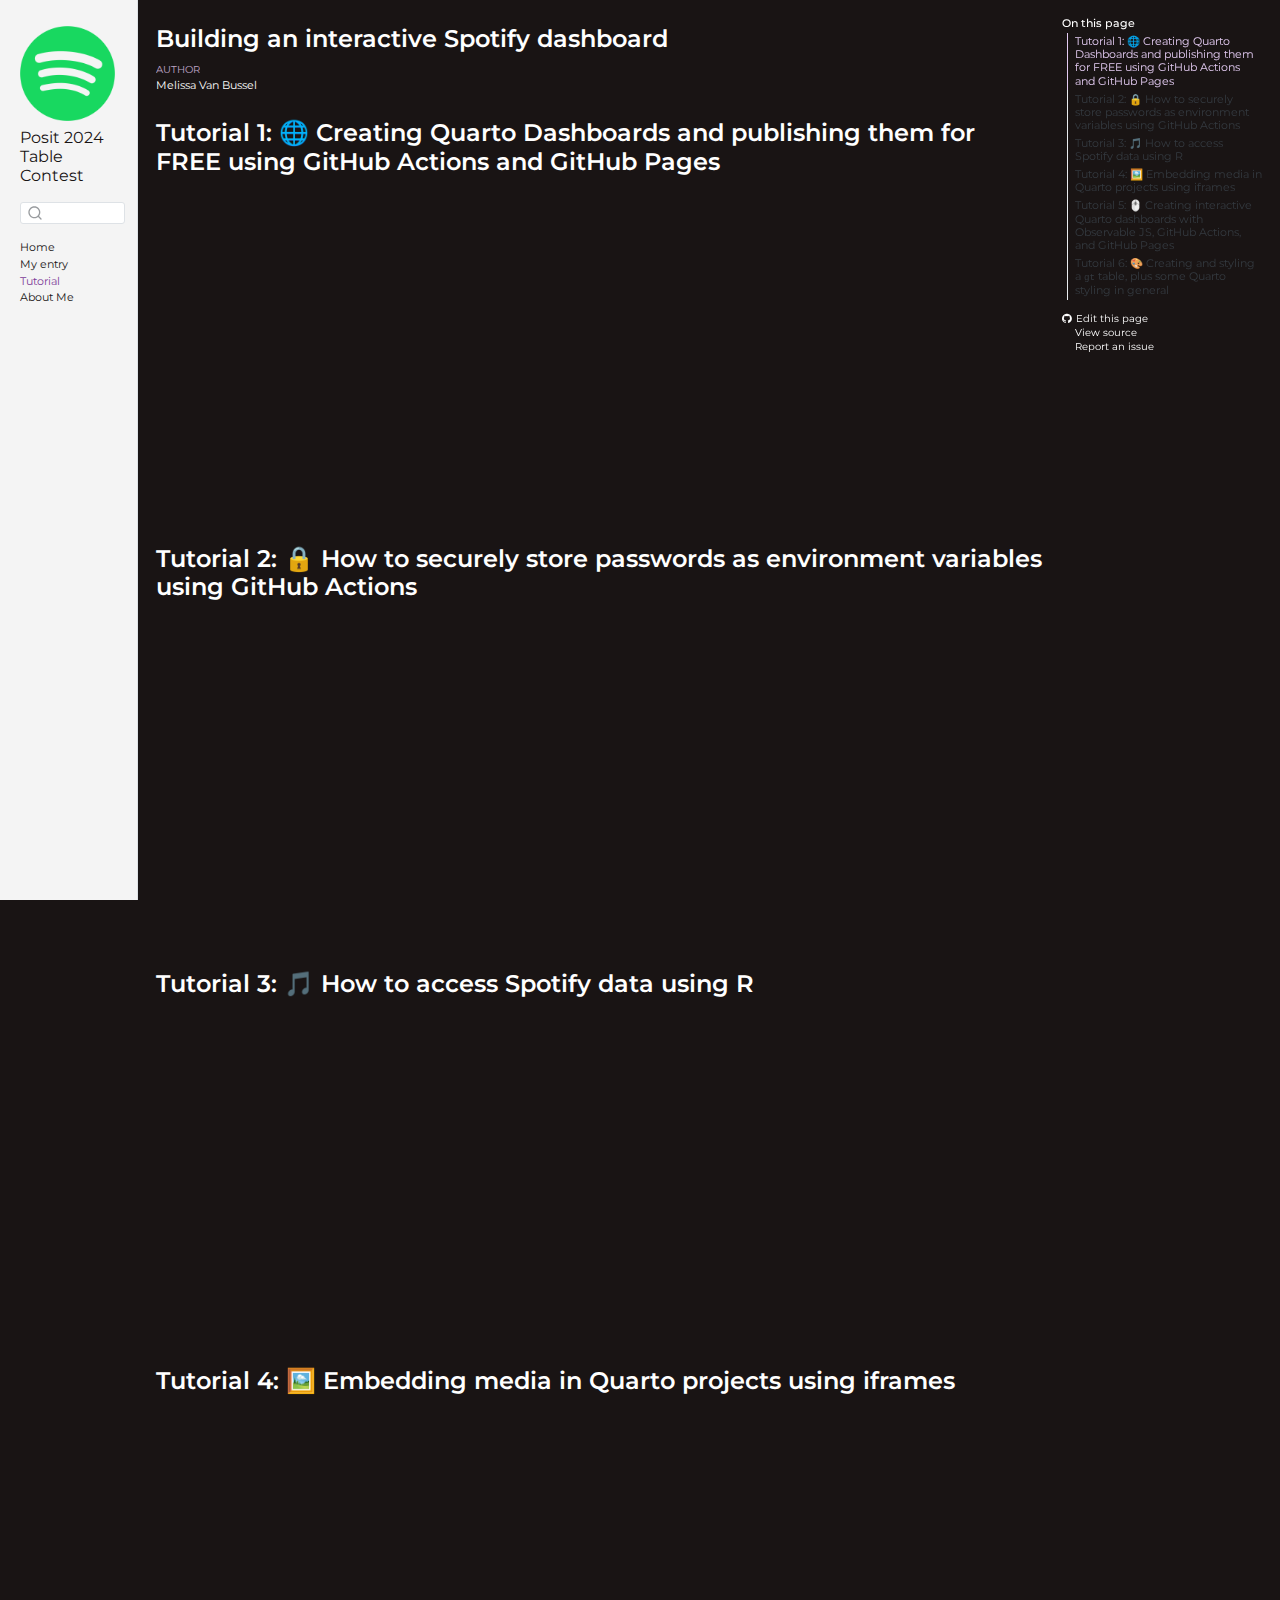
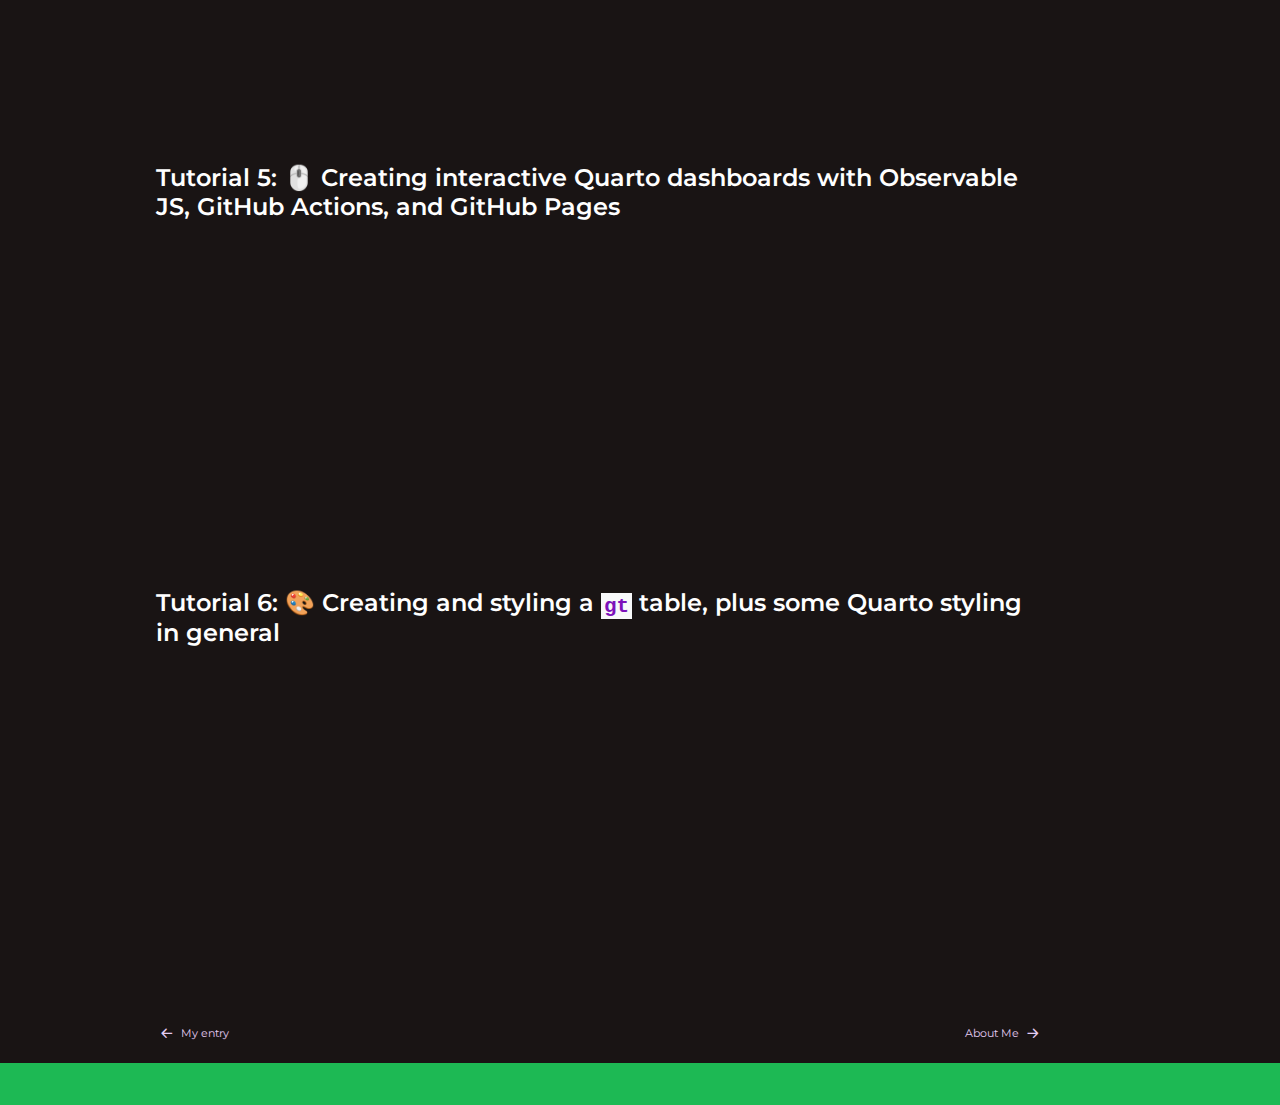
<file: tutorial.html>
<!DOCTYPE html>
<html xmlns="http://www.w3.org/1999/xhtml" lang="en" xml:lang="en"><head>

<meta charset="utf-8">
<meta name="generator" content="quarto-1.5.57">

<meta name="viewport" content="width=device-width, initial-scale=1.0, user-scalable=yes">

<meta name="author" content="Melissa Van Bussel">

<title>Building an interactive Spotify dashboard – Spotify Dashboard</title>
<style>
code{white-space: pre-wrap;}
span.smallcaps{font-variant: small-caps;}
div.columns{display: flex; gap: min(4vw, 1.5em);}
div.column{flex: auto; overflow-x: auto;}
div.hanging-indent{margin-left: 1.5em; text-indent: -1.5em;}
ul.task-list{list-style: none;}
ul.task-list li input[type="checkbox"] {
  width: 0.8em;
  margin: 0 0.8em 0.2em -1em; /* quarto-specific, see https://github.com/quarto-dev/quarto-cli/issues/4556 */ 
  vertical-align: middle;
}
</style>


<script src="site_libs/quarto-nav/quarto-nav.js"></script>
<script src="site_libs/quarto-nav/headroom.min.js"></script>
<script src="site_libs/clipboard/clipboard.min.js"></script>
<script src="site_libs/quarto-search/autocomplete.umd.js"></script>
<script src="site_libs/quarto-search/fuse.min.js"></script>
<script src="site_libs/quarto-search/quarto-search.js"></script>
<meta name="quarto:offset" content="./">
<link href="./about.html" rel="next">
<link href="./dashboard.html" rel="prev">
<link href="./images/logo.png" rel="icon" type="image/png">
<script src="site_libs/quarto-html/quarto.js"></script>
<script src="site_libs/quarto-html/popper.min.js"></script>
<script src="site_libs/quarto-html/tippy.umd.min.js"></script>
<script src="site_libs/quarto-html/anchor.min.js"></script>
<link href="site_libs/quarto-html/tippy.css" rel="stylesheet">
<link href="site_libs/quarto-html/quarto-syntax-highlighting.css" rel="stylesheet" id="quarto-text-highlighting-styles">
<script src="site_libs/bootstrap/bootstrap.min.js"></script>
<link href="site_libs/bootstrap/bootstrap-icons.css" rel="stylesheet">
<link href="site_libs/bootstrap/bootstrap.min.css" rel="stylesheet" id="quarto-bootstrap" data-mode="light">
<script id="quarto-search-options" type="application/json">{
  "location": "sidebar",
  "copy-button": false,
  "collapse-after": 3,
  "panel-placement": "start",
  "type": "textbox",
  "limit": 50,
  "keyboard-shortcut": [
    "f",
    "/",
    "s"
  ],
  "show-item-context": false,
  "language": {
    "search-no-results-text": "No results",
    "search-matching-documents-text": "matching documents",
    "search-copy-link-title": "Copy link to search",
    "search-hide-matches-text": "Hide additional matches",
    "search-more-match-text": "more match in this document",
    "search-more-matches-text": "more matches in this document",
    "search-clear-button-title": "Clear",
    "search-text-placeholder": "",
    "search-detached-cancel-button-title": "Cancel",
    "search-submit-button-title": "Submit",
    "search-label": "Search"
  }
}</script>


</head>

<body class="nav-sidebar docked">

<div id="quarto-search-results"></div>
  <header id="quarto-header" class="headroom fixed-top">
  <nav class="quarto-secondary-nav">
    <div class="container-fluid d-flex">
      <button type="button" class="quarto-btn-toggle btn" data-bs-toggle="collapse" role="button" data-bs-target=".quarto-sidebar-collapse-item" aria-controls="quarto-sidebar" aria-expanded="false" aria-label="Toggle sidebar navigation" onclick="if (window.quartoToggleHeadroom) { window.quartoToggleHeadroom(); }">
        <i class="bi bi-layout-text-sidebar-reverse"></i>
      </button>
        <nav class="quarto-page-breadcrumbs" aria-label="breadcrumb"><ol class="breadcrumb"><li class="breadcrumb-item"><a href="./tutorial.html">Tutorial</a></li></ol></nav>
        <a class="flex-grow-1" role="navigation" data-bs-toggle="collapse" data-bs-target=".quarto-sidebar-collapse-item" aria-controls="quarto-sidebar" aria-expanded="false" aria-label="Toggle sidebar navigation" onclick="if (window.quartoToggleHeadroom) { window.quartoToggleHeadroom(); }">      
        </a>
      <button type="button" class="btn quarto-search-button" aria-label="Search" onclick="window.quartoOpenSearch();">
        <i class="bi bi-search"></i>
      </button>
    </div>
  </nav>
</header>
<!-- content -->
<div id="quarto-content" class="quarto-container page-columns page-rows-contents page-layout-article">
<!-- sidebar -->
  <nav id="quarto-sidebar" class="sidebar collapse collapse-horizontal quarto-sidebar-collapse-item sidebar-navigation docked overflow-auto">
    <div class="pt-lg-2 mt-2 text-left sidebar-header sidebar-header-stacked">
      <a href="./index.html" class="sidebar-logo-link">
      <img src="./images/logo.png" alt="" class="sidebar-logo py-0 d-lg-inline d-none">
      </a>
    <div class="sidebar-title mb-0 py-0">
      <a href="./">Posit 2024 Table Contest</a> 
    </div>
      </div>
        <div class="mt-2 flex-shrink-0 align-items-center">
        <div class="sidebar-search">
        <div id="quarto-search" class="" title="Search"></div>
        </div>
        </div>
    <div class="sidebar-menu-container"> 
    <ul class="list-unstyled mt-1">
        <li class="sidebar-item">
  <div class="sidebar-item-container"> 
  <a href="./index.html" class="sidebar-item-text sidebar-link">
 <span class="menu-text">Home</span></a>
  </div>
</li>
        <li class="sidebar-item">
  <div class="sidebar-item-container"> 
  <a href="./dashboard.html" class="sidebar-item-text sidebar-link">
 <span class="menu-text">My entry</span></a>
  </div>
</li>
        <li class="sidebar-item">
  <div class="sidebar-item-container"> 
  <a href="./tutorial.html" class="sidebar-item-text sidebar-link active">
 <span class="menu-text">Tutorial</span></a>
  </div>
</li>
        <li class="sidebar-item">
  <div class="sidebar-item-container"> 
  <a href="./about.html" class="sidebar-item-text sidebar-link">
 <span class="menu-text">About Me</span></a>
  </div>
</li>
    </ul>
    </div>
</nav>
<div id="quarto-sidebar-glass" class="quarto-sidebar-collapse-item" data-bs-toggle="collapse" data-bs-target=".quarto-sidebar-collapse-item"></div>
<!-- margin-sidebar -->
    <div id="quarto-margin-sidebar" class="sidebar margin-sidebar">
        <nav id="TOC" role="doc-toc" class="toc-active">
    <h2 id="toc-title">On this page</h2>
   
  <ul>
  <li><a href="#tutorial-1-creating-quarto-dashboards-and-publishing-them-for-free-using-github-actions-and-github-pages" id="toc-tutorial-1-creating-quarto-dashboards-and-publishing-them-for-free-using-github-actions-and-github-pages" class="nav-link active" data-scroll-target="#tutorial-1-creating-quarto-dashboards-and-publishing-them-for-free-using-github-actions-and-github-pages">Tutorial 1: 🌐 Creating Quarto Dashboards and publishing them for FREE using GitHub Actions and GitHub Pages</a></li>
  <li><a href="#tutorial-2-how-to-securely-store-passwords-as-environment-variables-using-github-actions" id="toc-tutorial-2-how-to-securely-store-passwords-as-environment-variables-using-github-actions" class="nav-link" data-scroll-target="#tutorial-2-how-to-securely-store-passwords-as-environment-variables-using-github-actions">Tutorial 2: 🔒 How to securely store passwords as environment variables using GitHub Actions</a></li>
  <li><a href="#tutorial-3-how-to-access-spotify-data-using-r" id="toc-tutorial-3-how-to-access-spotify-data-using-r" class="nav-link" data-scroll-target="#tutorial-3-how-to-access-spotify-data-using-r">Tutorial 3: 🎵 How to access Spotify data using R</a></li>
  <li><a href="#tutorial-4-embedding-media-in-quarto-projects-using-iframes" id="toc-tutorial-4-embedding-media-in-quarto-projects-using-iframes" class="nav-link" data-scroll-target="#tutorial-4-embedding-media-in-quarto-projects-using-iframes">Tutorial 4: 🖼️ Embedding media in Quarto projects using iframes</a></li>
  <li><a href="#tutorial-5-creating-interactive-quarto-dashboards-with-observable-js-github-actions-and-github-pages" id="toc-tutorial-5-creating-interactive-quarto-dashboards-with-observable-js-github-actions-and-github-pages" class="nav-link" data-scroll-target="#tutorial-5-creating-interactive-quarto-dashboards-with-observable-js-github-actions-and-github-pages">Tutorial 5: 🖱️ Creating interactive Quarto dashboards with Observable JS, GitHub Actions, and GitHub Pages</a></li>
  <li><a href="#tutorial-6-creating-and-styling-a-gt-table-plus-some-quarto-styling-in-general" id="toc-tutorial-6-creating-and-styling-a-gt-table-plus-some-quarto-styling-in-general" class="nav-link" data-scroll-target="#tutorial-6-creating-and-styling-a-gt-table-plus-some-quarto-styling-in-general">Tutorial 6: 🎨 Creating and styling a <code>gt</code> table, plus some Quarto styling in general</a></li>
  </ul>
<div class="toc-actions"><ul><li><a href="https://github.com/melissavanbussel/spotify-dashboard/edit/main/tutorial.qmd" class="toc-action"><i class="bi bi-github"></i>Edit this page</a></li><li><a href="https://github.com/melissavanbussel/spotify-dashboard/blob/main/tutorial.qmd" class="toc-action"><i class="bi empty"></i>View source</a></li><li><a href="https://github.com/melissavanbussel/spotify-dashboard/issues/new" class="toc-action"><i class="bi empty"></i>Report an issue</a></li></ul></div></nav>
    </div>
<!-- main -->
<main class="content" id="quarto-document-content">

<header id="title-block-header" class="quarto-title-block default">
<div class="quarto-title">
<h1 class="title">Building an interactive Spotify dashboard</h1>
</div>



<div class="quarto-title-meta">

    <div>
    <div class="quarto-title-meta-heading">Author</div>
    <div class="quarto-title-meta-contents">
             <p>Melissa Van Bussel </p>
          </div>
  </div>
    
  
    
  </div>
  


</header>


<section id="tutorial-1-creating-quarto-dashboards-and-publishing-them-for-free-using-github-actions-and-github-pages" class="level1">
<h1>Tutorial 1: 🌐 Creating Quarto Dashboards and publishing them for FREE using GitHub Actions and GitHub Pages</h1>
<iframe width="560" height="315" src="https://www.youtube.com/embed/5zYrgRylkH0;start=145" title="YouTube video player" frameborder="0" allow="accelerometer; autoplay; clipboard-write; encrypted-media; gyroscope; picture-in-picture; web-share" referrerpolicy="strict-origin-when-cross-origin" allowfullscreen="">
</iframe>
</section>
<section id="tutorial-2-how-to-securely-store-passwords-as-environment-variables-using-github-actions" class="level1">
<h1>Tutorial 2: 🔒 How to securely store passwords as environment variables using GitHub Actions</h1>
<iframe width="560" height="315" src="https://www.youtube.com/embed/RNqsqcOYDp0;start=145" title="YouTube video player" frameborder="0" allow="accelerometer; autoplay; clipboard-write; encrypted-media; gyroscope; picture-in-picture; web-share" referrerpolicy="strict-origin-when-cross-origin" allowfullscreen="">
</iframe>
</section>
<section id="tutorial-3-how-to-access-spotify-data-using-r" class="level1">
<h1>Tutorial 3: 🎵 How to access Spotify data using R</h1>
<iframe width="560" height="315" src="https://www.youtube.com/embed/MLs0f9vNk9c;start=145" title="YouTube video player" frameborder="0" allow="accelerometer; autoplay; clipboard-write; encrypted-media; gyroscope; picture-in-picture; web-share" referrerpolicy="strict-origin-when-cross-origin" allowfullscreen="">
</iframe>
</section>
<section id="tutorial-4-embedding-media-in-quarto-projects-using-iframes" class="level1">
<h1>Tutorial 4: 🖼️ Embedding media in Quarto projects using iframes</h1>
<iframe width="560" height="315" src="https://www.youtube.com/embed/y7ZdBUtQxqg;start=145" title="YouTube video player" frameborder="0" allow="accelerometer; autoplay; clipboard-write; encrypted-media; gyroscope; picture-in-picture; web-share" referrerpolicy="strict-origin-when-cross-origin" allowfullscreen="">
</iframe>
</section>
<section id="tutorial-5-creating-interactive-quarto-dashboards-with-observable-js-github-actions-and-github-pages" class="level1">
<h1>Tutorial 5: 🖱️ Creating interactive Quarto dashboards with Observable JS, GitHub Actions, and GitHub Pages</h1>
<iframe width="560" height="315" src="https://www.youtube.com/embed/1k1ExCgzXl0;start=145" title="YouTube video player" frameborder="0" allow="accelerometer; autoplay; clipboard-write; encrypted-media; gyroscope; picture-in-picture; web-share" referrerpolicy="strict-origin-when-cross-origin" allowfullscreen="">
</iframe>
</section>
<section id="tutorial-6-creating-and-styling-a-gt-table-plus-some-quarto-styling-in-general" class="level1">
<h1>Tutorial 6: 🎨 Creating and styling a <code>gt</code> table, plus some Quarto styling in general</h1>
<iframe width="560" height="315" src="https://www.youtube.com/embed/27Njh1i9-oM;start=145" title="YouTube video player" frameborder="0" allow="accelerometer; autoplay; clipboard-write; encrypted-media; gyroscope; picture-in-picture; web-share" referrerpolicy="strict-origin-when-cross-origin" allowfullscreen="">
</iframe>


</section>

</main> <!-- /main -->
<script id="quarto-html-after-body" type="application/javascript">
window.document.addEventListener("DOMContentLoaded", function (event) {
  const toggleBodyColorMode = (bsSheetEl) => {
    const mode = bsSheetEl.getAttribute("data-mode");
    const bodyEl = window.document.querySelector("body");
    if (mode === "dark") {
      bodyEl.classList.add("quarto-dark");
      bodyEl.classList.remove("quarto-light");
    } else {
      bodyEl.classList.add("quarto-light");
      bodyEl.classList.remove("quarto-dark");
    }
  }
  const toggleBodyColorPrimary = () => {
    const bsSheetEl = window.document.querySelector("link#quarto-bootstrap");
    if (bsSheetEl) {
      toggleBodyColorMode(bsSheetEl);
    }
  }
  toggleBodyColorPrimary();  
  const icon = "";
  const anchorJS = new window.AnchorJS();
  anchorJS.options = {
    placement: 'right',
    icon: icon
  };
  anchorJS.add('.anchored');
  const isCodeAnnotation = (el) => {
    for (const clz of el.classList) {
      if (clz.startsWith('code-annotation-')) {                     
        return true;
      }
    }
    return false;
  }
  const onCopySuccess = function(e) {
    // button target
    const button = e.trigger;
    // don't keep focus
    button.blur();
    // flash "checked"
    button.classList.add('code-copy-button-checked');
    var currentTitle = button.getAttribute("title");
    button.setAttribute("title", "Copied!");
    let tooltip;
    if (window.bootstrap) {
      button.setAttribute("data-bs-toggle", "tooltip");
      button.setAttribute("data-bs-placement", "left");
      button.setAttribute("data-bs-title", "Copied!");
      tooltip = new bootstrap.Tooltip(button, 
        { trigger: "manual", 
          customClass: "code-copy-button-tooltip",
          offset: [0, -8]});
      tooltip.show();    
    }
    setTimeout(function() {
      if (tooltip) {
        tooltip.hide();
        button.removeAttribute("data-bs-title");
        button.removeAttribute("data-bs-toggle");
        button.removeAttribute("data-bs-placement");
      }
      button.setAttribute("title", currentTitle);
      button.classList.remove('code-copy-button-checked');
    }, 1000);
    // clear code selection
    e.clearSelection();
  }
  const getTextToCopy = function(trigger) {
      const codeEl = trigger.previousElementSibling.cloneNode(true);
      for (const childEl of codeEl.children) {
        if (isCodeAnnotation(childEl)) {
          childEl.remove();
        }
      }
      return codeEl.innerText;
  }
  const clipboard = new window.ClipboardJS('.code-copy-button:not([data-in-quarto-modal])', {
    text: getTextToCopy
  });
  clipboard.on('success', onCopySuccess);
  if (window.document.getElementById('quarto-embedded-source-code-modal')) {
    // For code content inside modals, clipBoardJS needs to be initialized with a container option
    // TODO: Check when it could be a function (https://github.com/zenorocha/clipboard.js/issues/860)
    const clipboardModal = new window.ClipboardJS('.code-copy-button[data-in-quarto-modal]', {
      text: getTextToCopy,
      container: window.document.getElementById('quarto-embedded-source-code-modal')
    });
    clipboardModal.on('success', onCopySuccess);
  }
    var localhostRegex = new RegExp(/^(?:http|https):\/\/localhost\:?[0-9]*\//);
    var mailtoRegex = new RegExp(/^mailto:/);
      var filterRegex = new RegExp("https:\/\/melissavanbussel\.github\.io\/spotify-dashboard");
    var isInternal = (href) => {
        return filterRegex.test(href) || localhostRegex.test(href) || mailtoRegex.test(href);
    }
    // Inspect non-navigation links and adorn them if external
 	var links = window.document.querySelectorAll('a[href]:not(.nav-link):not(.navbar-brand):not(.toc-action):not(.sidebar-link):not(.sidebar-item-toggle):not(.pagination-link):not(.no-external):not([aria-hidden]):not(.dropdown-item):not(.quarto-navigation-tool):not(.about-link)');
    for (var i=0; i<links.length; i++) {
      const link = links[i];
      if (!isInternal(link.href)) {
        // undo the damage that might have been done by quarto-nav.js in the case of
        // links that we want to consider external
        if (link.dataset.originalHref !== undefined) {
          link.href = link.dataset.originalHref;
        }
      }
    }
  function tippyHover(el, contentFn, onTriggerFn, onUntriggerFn) {
    const config = {
      allowHTML: true,
      maxWidth: 500,
      delay: 100,
      arrow: false,
      appendTo: function(el) {
          return el.parentElement;
      },
      interactive: true,
      interactiveBorder: 10,
      theme: 'quarto',
      placement: 'bottom-start',
    };
    if (contentFn) {
      config.content = contentFn;
    }
    if (onTriggerFn) {
      config.onTrigger = onTriggerFn;
    }
    if (onUntriggerFn) {
      config.onUntrigger = onUntriggerFn;
    }
    window.tippy(el, config); 
  }
  const noterefs = window.document.querySelectorAll('a[role="doc-noteref"]');
  for (var i=0; i<noterefs.length; i++) {
    const ref = noterefs[i];
    tippyHover(ref, function() {
      // use id or data attribute instead here
      let href = ref.getAttribute('data-footnote-href') || ref.getAttribute('href');
      try { href = new URL(href).hash; } catch {}
      const id = href.replace(/^#\/?/, "");
      const note = window.document.getElementById(id);
      if (note) {
        return note.innerHTML;
      } else {
        return "";
      }
    });
  }
  const xrefs = window.document.querySelectorAll('a.quarto-xref');
  const processXRef = (id, note) => {
    // Strip column container classes
    const stripColumnClz = (el) => {
      el.classList.remove("page-full", "page-columns");
      if (el.children) {
        for (const child of el.children) {
          stripColumnClz(child);
        }
      }
    }
    stripColumnClz(note)
    if (id === null || id.startsWith('sec-')) {
      // Special case sections, only their first couple elements
      const container = document.createElement("div");
      if (note.children && note.children.length > 2) {
        container.appendChild(note.children[0].cloneNode(true));
        for (let i = 1; i < note.children.length; i++) {
          const child = note.children[i];
          if (child.tagName === "P" && child.innerText === "") {
            continue;
          } else {
            container.appendChild(child.cloneNode(true));
            break;
          }
        }
        if (window.Quarto?.typesetMath) {
          window.Quarto.typesetMath(container);
        }
        return container.innerHTML
      } else {
        if (window.Quarto?.typesetMath) {
          window.Quarto.typesetMath(note);
        }
        return note.innerHTML;
      }
    } else {
      // Remove any anchor links if they are present
      const anchorLink = note.querySelector('a.anchorjs-link');
      if (anchorLink) {
        anchorLink.remove();
      }
      if (window.Quarto?.typesetMath) {
        window.Quarto.typesetMath(note);
      }
      // TODO in 1.5, we should make sure this works without a callout special case
      if (note.classList.contains("callout")) {
        return note.outerHTML;
      } else {
        return note.innerHTML;
      }
    }
  }
  for (var i=0; i<xrefs.length; i++) {
    const xref = xrefs[i];
    tippyHover(xref, undefined, function(instance) {
      instance.disable();
      let url = xref.getAttribute('href');
      let hash = undefined; 
      if (url.startsWith('#')) {
        hash = url;
      } else {
        try { hash = new URL(url).hash; } catch {}
      }
      if (hash) {
        const id = hash.replace(/^#\/?/, "");
        const note = window.document.getElementById(id);
        if (note !== null) {
          try {
            const html = processXRef(id, note.cloneNode(true));
            instance.setContent(html);
          } finally {
            instance.enable();
            instance.show();
          }
        } else {
          // See if we can fetch this
          fetch(url.split('#')[0])
          .then(res => res.text())
          .then(html => {
            const parser = new DOMParser();
            const htmlDoc = parser.parseFromString(html, "text/html");
            const note = htmlDoc.getElementById(id);
            if (note !== null) {
              const html = processXRef(id, note);
              instance.setContent(html);
            } 
          }).finally(() => {
            instance.enable();
            instance.show();
          });
        }
      } else {
        // See if we can fetch a full url (with no hash to target)
        // This is a special case and we should probably do some content thinning / targeting
        fetch(url)
        .then(res => res.text())
        .then(html => {
          const parser = new DOMParser();
          const htmlDoc = parser.parseFromString(html, "text/html");
          const note = htmlDoc.querySelector('main.content');
          if (note !== null) {
            // This should only happen for chapter cross references
            // (since there is no id in the URL)
            // remove the first header
            if (note.children.length > 0 && note.children[0].tagName === "HEADER") {
              note.children[0].remove();
            }
            const html = processXRef(null, note);
            instance.setContent(html);
          } 
        }).finally(() => {
          instance.enable();
          instance.show();
        });
      }
    }, function(instance) {
    });
  }
      let selectedAnnoteEl;
      const selectorForAnnotation = ( cell, annotation) => {
        let cellAttr = 'data-code-cell="' + cell + '"';
        let lineAttr = 'data-code-annotation="' +  annotation + '"';
        const selector = 'span[' + cellAttr + '][' + lineAttr + ']';
        return selector;
      }
      const selectCodeLines = (annoteEl) => {
        const doc = window.document;
        const targetCell = annoteEl.getAttribute("data-target-cell");
        const targetAnnotation = annoteEl.getAttribute("data-target-annotation");
        const annoteSpan = window.document.querySelector(selectorForAnnotation(targetCell, targetAnnotation));
        const lines = annoteSpan.getAttribute("data-code-lines").split(",");
        const lineIds = lines.map((line) => {
          return targetCell + "-" + line;
        })
        let top = null;
        let height = null;
        let parent = null;
        if (lineIds.length > 0) {
            //compute the position of the single el (top and bottom and make a div)
            const el = window.document.getElementById(lineIds[0]);
            top = el.offsetTop;
            height = el.offsetHeight;
            parent = el.parentElement.parentElement;
          if (lineIds.length > 1) {
            const lastEl = window.document.getElementById(lineIds[lineIds.length - 1]);
            const bottom = lastEl.offsetTop + lastEl.offsetHeight;
            height = bottom - top;
          }
          if (top !== null && height !== null && parent !== null) {
            // cook up a div (if necessary) and position it 
            let div = window.document.getElementById("code-annotation-line-highlight");
            if (div === null) {
              div = window.document.createElement("div");
              div.setAttribute("id", "code-annotation-line-highlight");
              div.style.position = 'absolute';
              parent.appendChild(div);
            }
            div.style.top = top - 2 + "px";
            div.style.height = height + 4 + "px";
            div.style.left = 0;
            let gutterDiv = window.document.getElementById("code-annotation-line-highlight-gutter");
            if (gutterDiv === null) {
              gutterDiv = window.document.createElement("div");
              gutterDiv.setAttribute("id", "code-annotation-line-highlight-gutter");
              gutterDiv.style.position = 'absolute';
              const codeCell = window.document.getElementById(targetCell);
              const gutter = codeCell.querySelector('.code-annotation-gutter');
              gutter.appendChild(gutterDiv);
            }
            gutterDiv.style.top = top - 2 + "px";
            gutterDiv.style.height = height + 4 + "px";
          }
          selectedAnnoteEl = annoteEl;
        }
      };
      const unselectCodeLines = () => {
        const elementsIds = ["code-annotation-line-highlight", "code-annotation-line-highlight-gutter"];
        elementsIds.forEach((elId) => {
          const div = window.document.getElementById(elId);
          if (div) {
            div.remove();
          }
        });
        selectedAnnoteEl = undefined;
      };
        // Handle positioning of the toggle
    window.addEventListener(
      "resize",
      throttle(() => {
        elRect = undefined;
        if (selectedAnnoteEl) {
          selectCodeLines(selectedAnnoteEl);
        }
      }, 10)
    );
    function throttle(fn, ms) {
    let throttle = false;
    let timer;
      return (...args) => {
        if(!throttle) { // first call gets through
            fn.apply(this, args);
            throttle = true;
        } else { // all the others get throttled
            if(timer) clearTimeout(timer); // cancel #2
            timer = setTimeout(() => {
              fn.apply(this, args);
              timer = throttle = false;
            }, ms);
        }
      };
    }
      // Attach click handler to the DT
      const annoteDls = window.document.querySelectorAll('dt[data-target-cell]');
      for (const annoteDlNode of annoteDls) {
        annoteDlNode.addEventListener('click', (event) => {
          const clickedEl = event.target;
          if (clickedEl !== selectedAnnoteEl) {
            unselectCodeLines();
            const activeEl = window.document.querySelector('dt[data-target-cell].code-annotation-active');
            if (activeEl) {
              activeEl.classList.remove('code-annotation-active');
            }
            selectCodeLines(clickedEl);
            clickedEl.classList.add('code-annotation-active');
          } else {
            // Unselect the line
            unselectCodeLines();
            clickedEl.classList.remove('code-annotation-active');
          }
        });
      }
  const findCites = (el) => {
    const parentEl = el.parentElement;
    if (parentEl) {
      const cites = parentEl.dataset.cites;
      if (cites) {
        return {
          el,
          cites: cites.split(' ')
        };
      } else {
        return findCites(el.parentElement)
      }
    } else {
      return undefined;
    }
  };
  var bibliorefs = window.document.querySelectorAll('a[role="doc-biblioref"]');
  for (var i=0; i<bibliorefs.length; i++) {
    const ref = bibliorefs[i];
    const citeInfo = findCites(ref);
    if (citeInfo) {
      tippyHover(citeInfo.el, function() {
        var popup = window.document.createElement('div');
        citeInfo.cites.forEach(function(cite) {
          var citeDiv = window.document.createElement('div');
          citeDiv.classList.add('hanging-indent');
          citeDiv.classList.add('csl-entry');
          var biblioDiv = window.document.getElementById('ref-' + cite);
          if (biblioDiv) {
            citeDiv.innerHTML = biblioDiv.innerHTML;
          }
          popup.appendChild(citeDiv);
        });
        return popup.innerHTML;
      });
    }
  }
});
</script>
<nav class="page-navigation">
  <div class="nav-page nav-page-previous">
      <a href="./dashboard.html" class="pagination-link" aria-label="My entry">
        <i class="bi bi-arrow-left-short"></i> <span class="nav-page-text">My entry</span>
      </a>          
  </div>
  <div class="nav-page nav-page-next">
      <a href="./about.html" class="pagination-link" aria-label="About Me">
        <span class="nav-page-text">About Me</span> <i class="bi bi-arrow-right-short"></i>
      </a>
  </div>
</nav>
</div> <!-- /content -->




<footer class="footer"><div class="nav-footer"><div class="nav-footer-center"><div class="toc-actions d-sm-block d-md-none"><ul><li><a href="https://github.com/melissavanbussel/spotify-dashboard/edit/main/tutorial.qmd" class="toc-action"><i class="bi bi-github"></i>Edit this page</a></li><li><a href="https://github.com/melissavanbussel/spotify-dashboard/blob/main/tutorial.qmd" class="toc-action"><i class="bi empty"></i>View source</a></li><li><a href="https://github.com/melissavanbussel/spotify-dashboard/issues/new" class="toc-action"><i class="bi empty"></i>Report an issue</a></li></ul></div></div></div></footer></body></html>
</file>
<file: site_libs/quarto-html/tippy.css>
.tippy-box[data-animation=fade][data-state=hidden]{opacity:0}[data-tippy-root]{max-width:calc(100vw - 10px)}.tippy-box{position:relative;background-color:#333;color:#fff;border-radius:4px;font-size:14px;line-height:1.4;white-space:normal;outline:0;transition-property:transform,visibility,opacity}.tippy-box[data-placement^=top]>.tippy-arrow{bottom:0}.tippy-box[data-placement^=top]>.tippy-arrow:before{bottom:-7px;left:0;border-width:8px 8px 0;border-top-color:initial;transform-origin:center top}.tippy-box[data-placement^=bottom]>.tippy-arrow{top:0}.tippy-box[data-placement^=bottom]>.tippy-arrow:before{top:-7px;left:0;border-width:0 8px 8px;border-bottom-color:initial;transform-origin:center bottom}.tippy-box[data-placement^=left]>.tippy-arrow{right:0}.tippy-box[data-placement^=left]>.tippy-arrow:before{border-width:8px 0 8px 8px;border-left-color:initial;right:-7px;transform-origin:center left}.tippy-box[data-placement^=right]>.tippy-arrow{left:0}.tippy-box[data-placement^=right]>.tippy-arrow:before{left:-7px;border-width:8px 8px 8px 0;border-right-color:initial;transform-origin:center right}.tippy-box[data-inertia][data-state=visible]{transition-timing-function:cubic-bezier(.54,1.5,.38,1.11)}.tippy-arrow{width:16px;height:16px;color:#333}.tippy-arrow:before{content:"";position:absolute;border-color:transparent;border-style:solid}.tippy-content{position:relative;padding:5px 9px;z-index:1}
</file>
<file: site_libs/quarto-html/quarto-syntax-highlighting.css>
/* quarto syntax highlight colors */
:root {
  --quarto-hl-al-color: #95da4c;
  --quarto-hl-an-color: #98c379;
  --quarto-hl-at-color: #c678dd;
  --quarto-hl-bn-color: #d19a66;
  --quarto-hl-bu-color: #c678dd;
  --quarto-hl-ch-color: #98c379;
  --quarto-hl-co-color: #5c6370;
  --quarto-hl-cv-color: #e06c75;
  --quarto-hl-cn-color: #d19a66;
  --quarto-hl-cf-color: #c678dd;
  --quarto-hl-dt-color: #c678dd;
  --quarto-hl-dv-color: #d19a66;
  --quarto-hl-do-color: #a43340;
  --quarto-hl-er-color: #f44747;
  --quarto-hl-ex-color: #61afef;
  --quarto-hl-fl-color: #d19a66;
  --quarto-hl-fu-color: #61afef;
  --quarto-hl-im-color: #98c379;
  --quarto-hl-in-color: #c45b00;
  --quarto-hl-kw-color: #c678dd;
  --quarto-hl-op-color: #c678dd;
  --quarto-hl-pp-color: #c678dd;
  --quarto-hl-re-color: #2980b9;
  --quarto-hl-sc-color: #56b6c2;
  --quarto-hl-ss-color: #da4453;
  --quarto-hl-st-color: #98c379;
  --quarto-hl-va-color: #e06c75;
  --quarto-hl-vs-color: #da4453;
  --quarto-hl-wa-color: #da4453;
}

/* other quarto variables */
:root {
  --quarto-font-monospace: SFMono-Regular, Menlo, Monaco, Consolas, "Liberation Mono", "Courier New", monospace;
}

code span.al {
  background-color: #4d1f24;
  font-weight: bold;
  color: #95da4c;
}

code span.an {
  color: #98c379;
}

code span.at {
  color: #c678dd;
}

code span.bn {
  color: #d19a66;
}

code span.bu {
  color: #c678dd;
}

code span.ch {
  color: #98c379;
}

code span.co {
  font-style: italic;
  color: #5c6370;
}

code span.cv {
  font-style: italic;
  color: #e06c75;
}

code span.cn {
  color: #d19a66;
}

code span.cf {
  color: #c678dd;
}

code span.dt {
  color: #c678dd;
}

code span.dv {
  color: #d19a66;
}

code span.do {
  color: #a43340;
}

code span.er {
  color: #f44747;
  text-decoration: underline;
}

code span.ex {
  font-weight: bold;
  color: #61afef;
}

code span.fl {
  color: #d19a66;
}

code span.fu {
  color: #61afef;
}

code span.im {
  color: #98c379;
}

code span.in {
  color: #c45b00;
}

code span.kw {
  color: #c678dd;
}

pre > code.sourceCode > span {
  color: #abb2bf;
}

code span {
  color: #abb2bf;
}

code.sourceCode > span {
  color: #abb2bf;
}

div.sourceCode,
div.sourceCode pre.sourceCode {
  color: #abb2bf;
}

code span.op {
  color: #c678dd;
}

code span.pp {
  color: #c678dd;
}

code span.re {
  background-color: #153042;
  color: #2980b9;
}

code span.sc {
  color: #56b6c2;
}

code span.ss {
  color: #da4453;
}

code span.st {
  color: #98c379;
}

code span.va {
  color: #e06c75;
}

code span.vs {
  color: #da4453;
}

code span.wa {
  color: #da4453;
}

.prevent-inlining {
  content: "</";
}

/*# sourceMappingURL=debc5d5d77c3f9108843748ff7464032.css.map */
</file>
